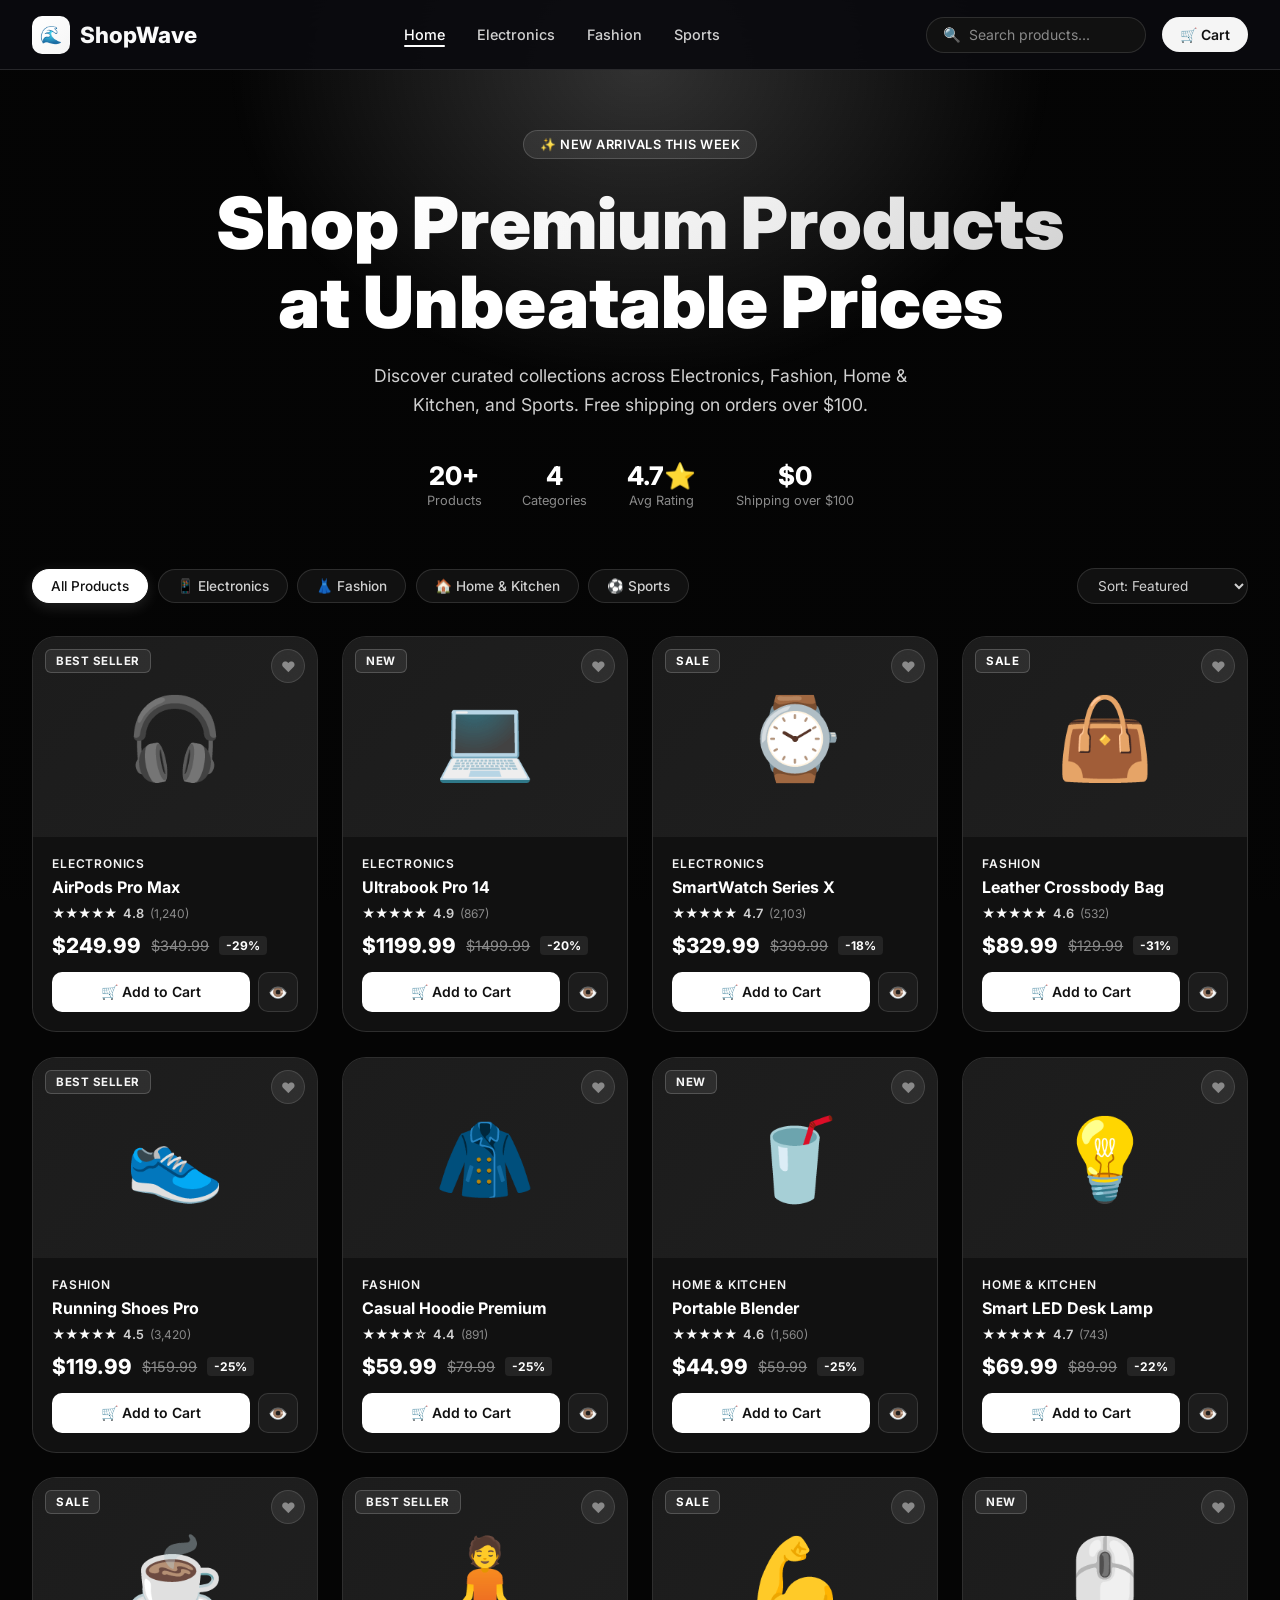
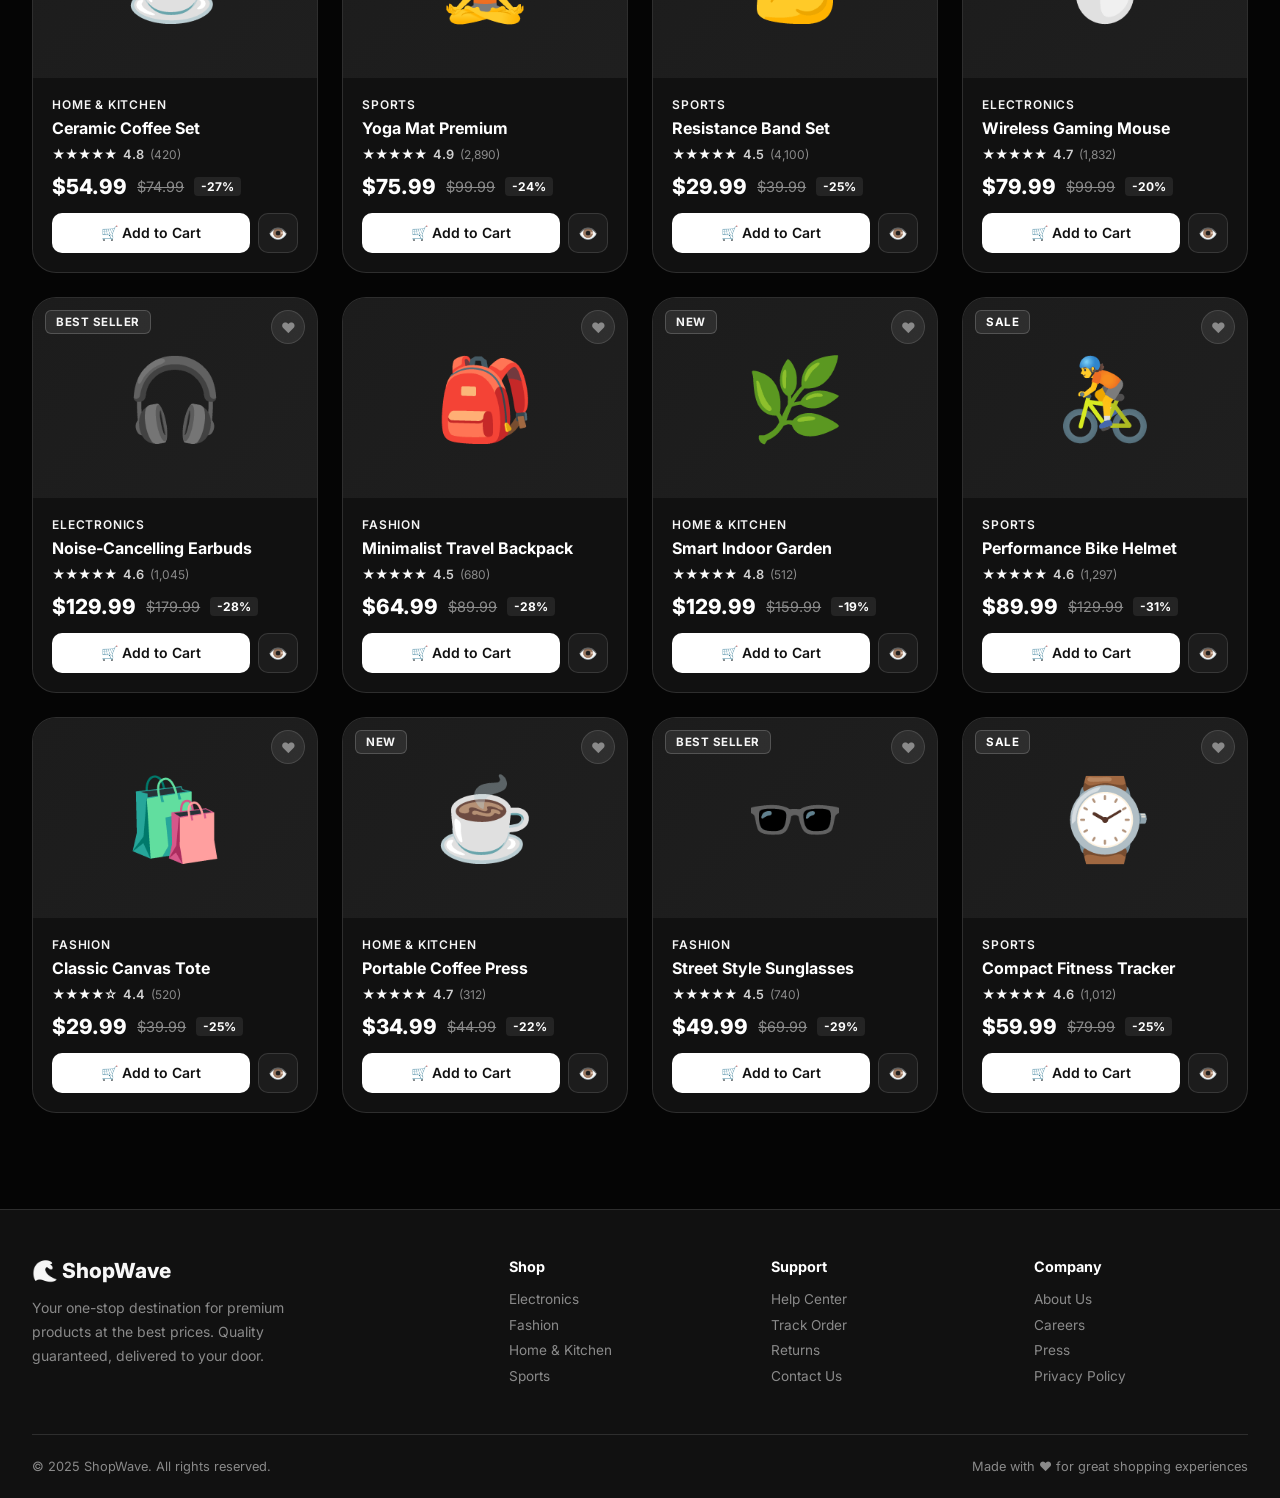
<file: index.html>
<!DOCTYPE html>
<html lang="en">
<head>
  <meta charset="UTF-8" />
  <meta name="viewport" content="width=device-width, initial-scale=1.0"/>
  <title>ShopWave – Modern E-Commerce Store</title>
  <meta name="description" content="ShopWave – Discover premium electronics, fashion, home goods, and sports gear. Shop the best deals with free shipping on orders over $100."/>
  <link rel="stylesheet" href="style.css"/>
</head>
<body>

  <!-- NAVBAR -->
  <nav class="navbar">
    <a href="index.html" class="nav-logo">
      <div class="logo-icon">🌊</div>
      <span>ShopWave</span>
    </a>
    <div class="nav-links">
      <a href="index.html" class="active">Home</a>
      <a href="index.html">Electronics</a>
      <a href="index.html">Fashion</a>
      <a href="index.html">Sports</a>
    </div>
    <div class="nav-actions">
      <div class="nav-search">
        <span class="search-icon">🔍</span>
        <input type="text" id="search-input" placeholder="Search products..." autocomplete="off"/>
      </div>
      <a href="cart.html" class="cart-btn" id="cart-nav-btn">
        🛒 Cart
        <span class="cart-badge" style="display:none">0</span>
      </a>
    </div>
  </nav>

  <!-- HERO -->
  <section class="hero">
    <div class="hero-badge">✨ New Arrivals This Week</div>
    <h1>
      Shop <span class="gradient-text">Premium Products</span><br/>at Unbeatable Prices
    </h1>
    <p>Discover curated collections across Electronics, Fashion, Home & Kitchen, and Sports. Free shipping on orders over $100.</p>
    <div class="hero-stats">
      <div class="stat"><div class="num">20+</div><div class="lbl">Products</div></div>
      <div class="stat"><div class="num">4</div><div class="lbl">Categories</div></div>
      <div class="stat"><div class="num">4.7⭐</div><div class="lbl">Avg Rating</div></div>
      <div class="stat"><div class="num">$0</div><div class="lbl">Shipping over $100</div></div>
    </div>
  </section>

  <!-- FILTERS -->
  <section class="filter-section">
    <div class="category-filters">
      <button class="filter-btn active" data-cat="All">All Products</button>
      <button class="filter-btn" data-cat="Electronics">📱 Electronics</button>
      <button class="filter-btn" data-cat="Fashion">👗 Fashion</button>
      <button class="filter-btn" data-cat="Home & Kitchen">🏠 Home & Kitchen</button>
      <button class="filter-btn" data-cat="Sports">⚽ Sports</button>
    </div>
    <select class="sort-select" id="sort-select">
      <option value="default">Sort: Featured</option>
      <option value="price-asc">Price: Low to High</option>
      <option value="price-desc">Price: High to Low</option>
      <option value="rating">Top Rated</option>
      <option value="popular">Most Popular</option>
    </select>
  </section>

  <!-- PRODUCTS GRID -->
  <section class="products-section">
    <div class="products-grid" id="products-grid">
      <!-- Products rendered by JS -->
    </div>
  </section>

  <!-- FOOTER -->
  <footer>
    <div class="footer-grid">
      <div class="footer-brand">
        <div class="brand-name">🌊 ShopWave</div>
        <p>Your one-stop destination for premium products at the best prices. Quality guaranteed, delivered to your door.</p>
      </div>
      <div class="footer-col">
        <h4>Shop</h4>
        <a href="#">Electronics</a>
        <a href="#">Fashion</a>
        <a href="#">Home & Kitchen</a>
        <a href="#">Sports</a>
      </div>
      <div class="footer-col">
        <h4>Support</h4>
        <a href="#">Help Center</a>
        <a href="#">Track Order</a>
        <a href="#">Returns</a>
        <a href="#">Contact Us</a>
      </div>
      <div class="footer-col">
        <h4>Company</h4>
        <a href="#">About Us</a>
        <a href="#">Careers</a>
        <a href="#">Press</a>
        <a href="#">Privacy Policy</a>
      </div>
    </div>
    <div class="footer-bottom">
      <span>© 2025 ShopWave. All rights reserved.</span>
      <span>Made with ❤️ for great shopping experiences</span>
    </div>
  </footer>

  <script src="products.js"></script>
  <script src="app.js"></script>
</body>
</html>
</file>
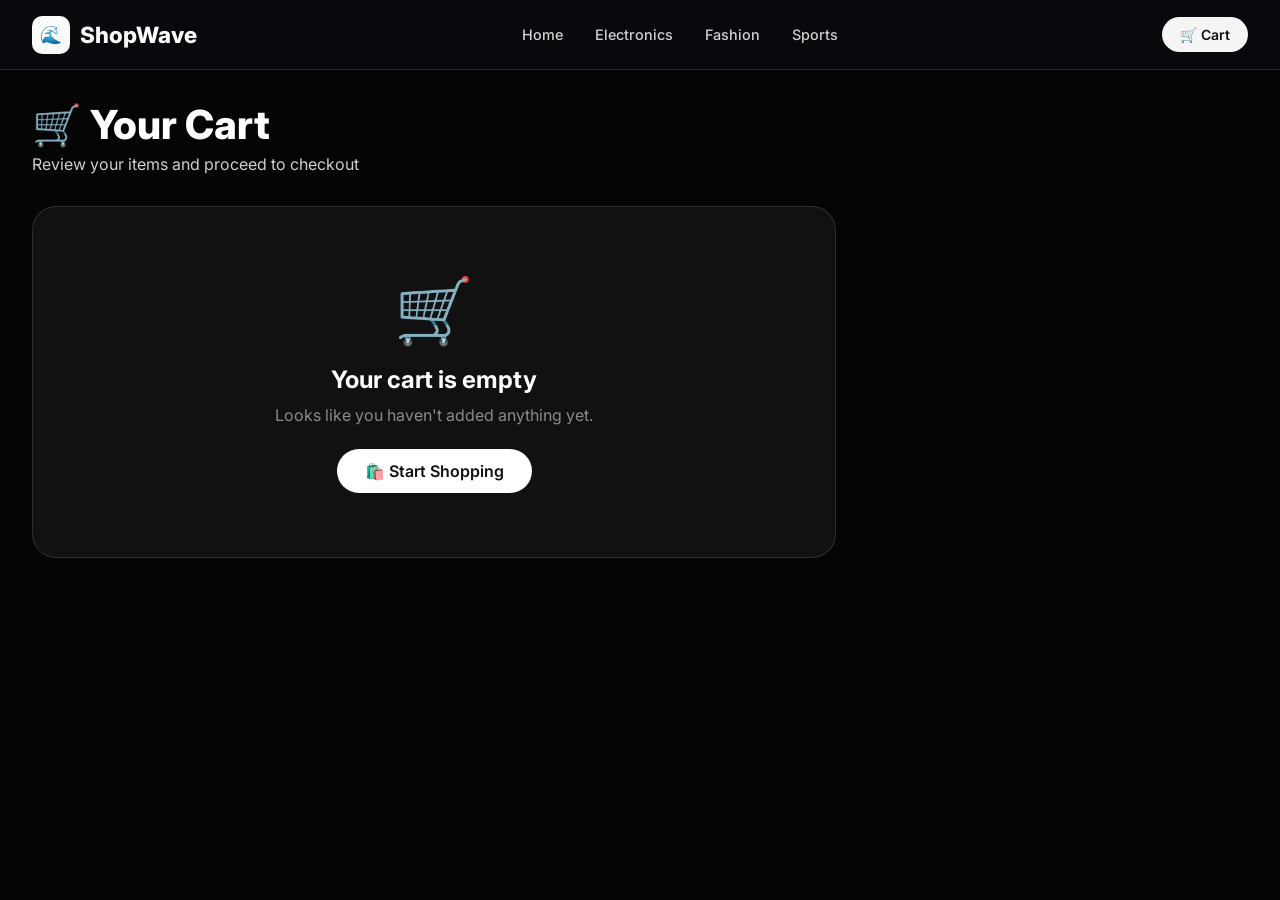
<file: cart.html>
<!DOCTYPE html>
<html lang="en">
<head>
  <meta charset="UTF-8" />
  <meta name="viewport" content="width=device-width, initial-scale=1.0"/>
  <title>Shopping Cart – ShopWave</title>
  <meta name="description" content="Review your cart and checkout securely at ShopWave."/>
  <link rel="stylesheet" href="style.css"/>
</head>
<body>

  <!-- NAVBAR -->
  <nav class="navbar">
    <a href="index.html" class="nav-logo">
      <div class="logo-icon">🌊</div>
      <span>ShopWave</span>
    </a>
    <div class="nav-links">
      <a href="index.html">Home</a>
      <a href="index.html">Electronics</a>
      <a href="index.html">Fashion</a>
      <a href="index.html">Sports</a>
    </div>
    <div class="nav-actions">
      <a href="cart.html" class="cart-btn active">
        🛒 Cart
        <span class="cart-badge" style="display:none">0</span>
      </a>
    </div>
  </nav>

  <!-- PAGE HEADER -->
  <div class="page-header">
    <h1>🛒 Your Cart</h1>
    <p>Review your items and proceed to checkout</p>
  </div>

  <!-- CART LAYOUT -->
  <div class="cart-layout">
    <!-- Cart Items -->
    <div class="cart-items-section" id="cart-items-container">
      <!-- Rendered by JS -->
    </div>

    <!-- Order Summary -->
    <div class="order-summary" id="order-summary">
      <h3>Order Summary</h3>
      <div class="summary-row">
        <span>Subtotal</span>
        <span id="summary-subtotal">$0.00</span>
      </div>
      <div class="summary-row discount-row">
        <span>You Save</span>
        <span id="summary-discount">-$0.00</span>
      </div>
      <div class="summary-row">
        <span>Shipping</span>
        <span id="summary-shipping">-</span>
      </div>
      <div class="summary-row total">
        <span>Total</span>
        <span id="summary-total">$0.00</span>
      </div>
      <div class="promo-box">
        <input type="text" class="promo-input" id="promo-input" placeholder="Promo code (try SAVE10)" />
        <button class="promo-btn" onclick="applyPromo()">Apply</button>
      </div>
      <button class="checkout-btn" onclick="checkout()">
        🔒 Secure Checkout
      </button>
      <div class="payment-icons">
        <span class="pay-icon">💳 Visa</span>
        <span class="pay-icon">💳 Mastercard</span>
        <span class="pay-icon">🍎 Pay</span>
        <span class="pay-icon">🅿️ PayPal</span>
      </div>
    </div>
  </div>

  <script src="products.js"></script>
  <script src="app.js"></script>
</body>
</html>
</file>
<file: style.css>
/* ===== GOOGLE FONTS ===== */
@import url('https://fonts.googleapis.com/css2?family=Inter:wght@300;400;500;600;700;800;900&display=swap');

/* ===== CSS VARIABLES ===== */
:root {
  --primary: #ffffff;
  --primary-dark: #d8d8d8;
  --primary-light: #f5f5f5;
  --secondary: #ffffff;
  --accent: #fbfbfb;
  --success: #bbbbbb;
  --bg-dark: #050505;
  --bg-card: #111111;
  --bg-card2: #1c1c1c;
  --bg-glass: rgba(255,255,255,0.08);
  --border: rgba(255,255,255,0.12);
  --border-hover: rgba(255,255,255,0.25);
  --text-primary: #ffffff;
  --text-secondary: #d0d0d0;
  --text-muted: #8a8a8a;
  --shadow-glow: 0 0 40px rgba(255,255,255,0.08);
  --shadow-card: 0 12px 40px rgba(0,0,0,0.7);
  --radius: 16px;
  --radius-sm: 10px;
  --radius-lg: 24px;
  --transition: all 0.25s cubic-bezier(0.4,0,0.2,1);
}

/* ===== RESET ===== */
*, *::before, *::after { box-sizing: border-box; margin: 0; padding: 0; }
html { scroll-behavior: smooth; }
body {
  font-family: 'Inter', 'Segoe UI Emoji', 'Apple Color Emoji', 'Noto Color Emoji', sans-serif;
  background: var(--bg-dark);
  color: var(--text-primary);
  min-height: 100vh;
  overflow-x: hidden;
  position: relative;
}
body::before {
  content: '';
  position: fixed;
  inset: 0;
  background: linear-gradient(180deg, rgba(5,5,5,0.92), rgba(5,5,5,0.92)),
              url('https://images.unsplash.com/photo-1523275335684-37898b6baf30?auto=format&fit=crop&w=1600&q=80') center/cover no-repeat;
  opacity: 0.16;
  pointer-events: none;
  z-index: -1;
}
a { text-decoration: none; color: inherit; }
img { max-width: 100%; }
button { cursor: pointer; border: none; background: none; font-family: inherit; }
input, select { font-family: inherit; }

/* ===== SCROLLBAR ===== */
::-webkit-scrollbar { width: 6px; }
::-webkit-scrollbar-track { background: var(--bg-dark); }
::-webkit-scrollbar-thumb { background: var(--primary); border-radius: 3px; }

/* ===== NAVBAR ===== */
.navbar {
  position: fixed; top: 0; left: 0; right: 0; z-index: 1000;
  display: flex; align-items: center; justify-content: space-between;
  padding: 0 2rem;
  height: 70px;
  background: rgba(10,10,15,0.92);
  backdrop-filter: blur(24px);
  border-bottom: 1px solid var(--border);
  animation: fadeInDown 0.8s ease both;
}
.nav-logo {
  display: flex; align-items: center; gap: 10px;
  font-size: 1.4rem; font-weight: 800;
}
.nav-logo .logo-icon {
  width: 38px; height: 38px; border-radius: 10px;
  background: linear-gradient(135deg, var(--primary), var(--primary-light));
  display: flex; align-items: center; justify-content: center;
  font-size: 1.1rem;
}
.nav-logo span { background: linear-gradient(135deg, var(--primary-light), var(--secondary)); -webkit-background-clip: text; -webkit-text-fill-color: transparent; }
.nav-links { display: flex; align-items: center; gap: 2rem; }
.nav-links a {
  color: var(--text-secondary); font-size: 0.9rem; font-weight: 500;
  transition: var(--transition); position: relative;
}
.nav-links a:hover, .nav-links a.active { color: var(--text-primary); }
.nav-links a.active::after {
  content: ''; position: absolute; bottom: -4px; left: 0; right: 0;
  height: 2px; background: var(--primary); border-radius: 2px;
}
.nav-actions { display: flex; align-items: center; gap: 1rem; }
.nav-search {
  display: flex; align-items: center; gap: 8px;
  background: var(--bg-card); border: 1px solid var(--border);
  border-radius: 50px; padding: 8px 16px;
  transition: var(--transition);
}
.nav-search:focus-within { border-color: var(--primary); box-shadow: 0 0 0 3px rgba(108,71,255,0.15); }
.nav-search input {
  background: none; border: none; outline: none;
  color: var(--text-primary); font-size: 0.875rem; width: 160px;
}
.nav-search input::placeholder { color: var(--text-muted); }
.nav-search .search-icon { color: var(--text-muted); font-size: 0.9rem; }
.cart-btn {
  position: relative;
  display: flex; align-items: center; gap: 8px;
  background: #f5f5f5; color: #111111;
  padding: 9px 18px; border-radius: 50px;
  font-size: 0.875rem; font-weight: 600;
  transition: var(--transition);
}
.cart-btn:hover { background: #ffffff; transform: translateY(-1px); box-shadow: var(--shadow-glow); }
.cart-badge {
  position: absolute; top: -6px; right: -6px;
  background: var(--secondary); color: white;
  font-size: 0.7rem; font-weight: 700;
  width: 18px; height: 18px; border-radius: 50%;
  display: flex; align-items: center; justify-content: center;
}

/* ===== HERO ===== */
.hero {
  padding: 130px 2rem 60px;
  text-align: center;
  position: relative; overflow: hidden;
  animation: fadeInUp 0.85s ease both;
}
.hero::before {
  content: '';
  position: absolute; top: -50%; left: 50%; transform: translateX(-50%);
  width: 900px; height: 700px;
  background: radial-gradient(ellipse, rgba(255,255,255,0.18) 0%, transparent 65%);
  pointer-events: none;
}
.hero-badge {
  display: inline-flex; align-items: center; gap: 6px;
  background: rgba(255,255,255,0.08); border: 1px solid rgba(255,255,255,0.16);
  color: var(--text-primary); padding: 6px 16px; border-radius: 50px;
  font-size: 0.8rem; font-weight: 600; letter-spacing: 0.5px;
  margin-bottom: 1.5rem; text-transform: uppercase;
}
.hero h1 {
  font-size: clamp(2.5rem, 6vw, 4.5rem);
  font-weight: 900; line-height: 1.1;
  margin-bottom: 1.2rem;
}
.hero h1 .gradient-text {
  background: linear-gradient(135deg, #ffffff 0%, #ededed 50%, #d3d3d3 100%);
  -webkit-background-clip: text; -webkit-text-fill-color: transparent;
}
.hero p {
  color: var(--text-secondary); font-size: 1.1rem; max-width: 540px;
  margin: 0 auto 2.5rem; line-height: 1.7;
}
.hero-stats {
  display: flex; align-items: center; justify-content: center; gap: 2.5rem;
  flex-wrap: wrap;
}
.stat { text-align: center; }
.stat .num { font-size: 1.6rem; font-weight: 800; color: var(--text-primary); }
.stat .lbl { font-size: 0.8rem; color: var(--text-muted); margin-top: 2px; }

/* ===== FILTER ROW ===== */
.filter-section {
  padding: 0 2rem 2rem;
  display: flex; align-items: center; justify-content: space-between;
  flex-wrap: wrap; gap: 1rem;
  max-width: 1400px; margin: 0 auto;
}
.category-filters { display: flex; gap: 0.6rem; flex-wrap: wrap; }
.filter-btn {
  padding: 8px 18px; border-radius: 50px;
  font-size: 0.85rem; font-weight: 500;
  background: var(--bg-card); border: 1px solid var(--border);
  color: var(--text-secondary); transition: var(--transition);
}
.filter-btn:hover { border-color: var(--border-hover); color: var(--text-primary); }
.filter-btn.active {
  background: var(--primary); border-color: var(--primary);
  color: #111111; box-shadow: 0 4px 15px rgba(255,255,255,0.12);
}
.sort-select {
  background: var(--bg-card); border: 1px solid var(--border);
  color: var(--text-secondary); padding: 8px 16px;
  border-radius: 50px; font-size: 0.85rem; outline: none;
  transition: var(--transition); cursor: pointer;
}
.sort-select:focus { border-color: var(--primary); color: var(--text-primary); }

/* ===== PRODUCT GRID ===== */
.products-section { padding: 0 2rem 4rem; max-width: 1400px; margin: 0 auto; }
.products-grid {
  display: grid;
  grid-template-columns: repeat(auto-fill, minmax(270px, 1fr));
  gap: 1.5rem;
}
.product-card {
  background: var(--bg-card);
  border: 1px solid var(--border);
  border-radius: var(--radius-lg);
  overflow: hidden;
  transition: var(--transition);
  position: relative;
  cursor: pointer;
  animation: cardRise 0.45s cubic-bezier(0.22,1,0.36,1) both;
}
.product-card::after {
  content: '';
  position: absolute;
  inset: 0;
  background: radial-gradient(circle at top left, rgba(255,255,255,0.08), transparent 30%);
  opacity: 0;
  pointer-events: none;
  transition: opacity 0.25s ease;
}
.product-card:hover {
  transform: translateY(-8px) scale(1.01);
  border-color: var(--border-hover);
  box-shadow: var(--shadow-glow), var(--shadow-card);
}
.product-card:hover::after { opacity: 1; }
@keyframes fadeInUp {
  from { opacity: 0; transform: translateY(20px); }
  to { opacity: 1; transform: translateY(0); }
}
@keyframes cardRise {
  from { opacity: 0; transform: translateY(26px) scale(0.97); }
  to { opacity: 1; transform: translateY(0) scale(1); }
}
.product-img {
  height: 200px;
  background: linear-gradient(135deg, var(--bg-card2), rgba(255,255,255,0.06));
  display: flex; align-items: center; justify-content: center;
  font-size: 5rem; position: relative;
  transition: var(--transition);
}
.product-card:hover .product-img { background: linear-gradient(135deg, var(--bg-card2), rgba(255,255,255,0.12)); }
.product-badge {
  position: absolute; top: 12px; left: 12px;
  padding: 4px 10px; border-radius: 6px;
  font-size: 0.72rem; font-weight: 700; text-transform: uppercase; letter-spacing: 0.5px;
}
.badge-sale { background: rgba(255,255,255,0.08); color: #ffffff; border: 1px solid rgba(255,255,255,0.18); }
.badge-new { background: rgba(255,255,255,0.08); color: #f5f5f5; border: 1px solid rgba(255,255,255,0.18); }
.badge-best { background: rgba(255,255,255,0.08); color: #f5f5f5; border: 1px solid rgba(255,255,255,0.18); }
.wishlist-btn {
  position: absolute; top: 12px; right: 12px;
  width: 34px; height: 34px; border-radius: 50%;
  background: var(--bg-glass); backdrop-filter: blur(10px);
  border: 1px solid var(--border); color: var(--text-muted);
  display: flex; align-items: center; justify-content: center;
  font-size: 0.9rem; transition: var(--transition);
}
.wishlist-btn:hover, .wishlist-btn.active { color: var(--secondary); border-color: var(--secondary); background: rgba(255,107,107,0.1); }
.product-info { padding: 1.2rem; }
.product-category {
  font-size: 0.75rem; font-weight: 600; text-transform: uppercase;
  color: var(--primary-light); letter-spacing: 0.8px; margin-bottom: 6px;
}
.product-name {
  font-size: 1rem; font-weight: 700; margin-bottom: 8px;
  line-height: 1.3; color: var(--text-primary);
}
.product-rating {
  display: flex; align-items: center; gap: 6px; margin-bottom: 12px;
}
.stars { color: var(--accent); font-size: 0.8rem; }
.rating-num { font-size: 0.8rem; font-weight: 600; color: var(--text-secondary); }
.rating-count { font-size: 0.75rem; color: var(--text-muted); }
.product-price {
  display: flex; align-items: center; gap: 10px; margin-bottom: 14px;
}
.price-current { font-size: 1.3rem; font-weight: 800; color: var(--text-primary); }
.price-original { font-size: 0.9rem; color: var(--text-muted); text-decoration: line-through; }
.price-discount {
  font-size: 0.75rem; font-weight: 700;
  background: rgba(255,255,255,0.08); color: #ffffff;
  padding: 2px 7px; border-radius: 4px;
}
.product-actions { display: flex; gap: 8px; }
.btn-add-cart {
  flex: 1; padding: 10px; border-radius: var(--radius-sm);
  background: #ffffff; color: #111111; font-size: 0.875rem; font-weight: 600;
  transition: var(--transition);
}
.btn-add-cart:hover { transform: translateY(-1px); box-shadow: 0 6px 20px rgba(255,255,255,0.15); }
.btn-add-cart.added { background: #e6e6e6; }
.btn-add-cart.added, .btn-add-cart:hover { color: #111111; }
.btn-view {
  width: 40px; height: 40px; border-radius: var(--radius-sm);
  background: var(--bg-card2); border: 1px solid var(--border);
  color: var(--text-secondary); font-size: 1rem;
  display: flex; align-items: center; justify-content: center;
  transition: var(--transition);
}
.btn-view:hover { border-color: var(--primary); color: var(--primary); }

/* ===== TOAST ===== */
.toast-container {
  position: fixed; bottom: 2rem; right: 2rem; z-index: 9999;
  display: flex; flex-direction: column; gap: 0.8rem;
}
.toast {
  background: var(--bg-card2); border: 1px solid var(--border);
  border-left: 3px solid var(--success);
  border-radius: var(--radius-sm); padding: 14px 18px;
  display: flex; align-items: center; gap: 10px;
  font-size: 0.875rem; font-weight: 500;
  box-shadow: var(--shadow-card);
  animation: slideInRight 0.3s ease, fadeOut 0.3s ease 2.5s forwards;
  min-width: 260px;
}
.toast.error { border-left-color: var(--secondary); }
@keyframes slideInRight { from { transform: translateX(100%); opacity: 0; } to { transform: translateX(0); opacity: 1; } }
@keyframes fadeOut { to { opacity: 0; transform: translateX(20px); } }
@keyframes driftBackground { 0%, 100% { transform: translate(0, 0); } 50% { transform: translate(-18px, 18px); } }

/* ===== NO RESULTS ===== */
.no-results {
  text-align: center; padding: 4rem 2rem;
  grid-column: 1/-1;
}
.no-results .icon { font-size: 3rem; margin-bottom: 1rem; }
.no-results h3 { font-size: 1.3rem; margin-bottom: 0.5rem; }
.no-results p { color: var(--text-muted); }

/* ===== FOOTER ===== */
footer {
  background: var(--bg-card); border-top: 1px solid var(--border);
  padding: 3rem 2rem 1.5rem;
  margin-top: 2rem;
  animation: fadeInUp 0.85s ease both;
}
.footer-grid {
  max-width: 1400px; margin: 0 auto;
  display: grid; grid-template-columns: 2fr 1fr 1fr 1fr; gap: 3rem;
  margin-bottom: 2.5rem;
}
.footer-brand .brand-name {
  font-size: 1.3rem; font-weight: 800;
  background: linear-gradient(135deg, var(--primary-light), var(--secondary));
  -webkit-background-clip: text; -webkit-text-fill-color: transparent;
  margin-bottom: 0.8rem;
}
.footer-brand p { color: var(--text-muted); font-size: 0.875rem; line-height: 1.7; max-width: 280px; }
.footer-col h4 { font-size: 0.9rem; font-weight: 700; margin-bottom: 1rem; }
.footer-col a { display: block; color: var(--text-muted); font-size: 0.85rem; margin-bottom: 0.6rem; transition: var(--transition); }
.footer-col a:hover { color: var(--primary-light); }
.footer-bottom {
  max-width: 1400px; margin: 0 auto;
  border-top: 1px solid var(--border); padding-top: 1.5rem;
  display: flex; align-items: center; justify-content: space-between;
  color: var(--text-muted); font-size: 0.8rem;
}

/* ===== CART PAGE ===== */
.page-header {
  padding: 100px 2rem 2rem;
  max-width: 1400px; margin: 0 auto;
}
.page-header h1 { font-size: 2.5rem; font-weight: 800; margin-bottom: 0.3rem; }
.page-header p { color: var(--text-secondary); }
.cart-layout {
  display: grid; grid-template-columns: 1fr 380px; gap: 2rem;
  max-width: 1400px; margin: 0 auto; padding: 0 2rem 4rem;
  align-items: start;
}
.cart-items-section { display: flex; flex-direction: column; gap: 1rem; }
.cart-item {
  background: var(--bg-card); border: 1px solid var(--border);
  border-radius: var(--radius); padding: 1.2rem;
  display: flex; align-items: center; gap: 1.2rem;
  transition: var(--transition);
  animation: fadeInUp 0.3s ease both;
}
.cart-item:hover { border-color: var(--border-hover); }
.cart-item-emoji {
  width: 80px; height: 80px; border-radius: var(--radius-sm);
  background: var(--bg-card2); display: flex;
  align-items: center; justify-content: center; font-size: 2.5rem;
  flex-shrink: 0;
}
.cart-item-info { flex: 1; }
.cart-item-name { font-weight: 700; margin-bottom: 4px; }
.cart-item-cat { font-size: 0.8rem; color: var(--primary-light); margin-bottom: 8px; }
.cart-item-price { font-size: 1.1rem; font-weight: 800; }
.cart-item-controls { display: flex; align-items: center; gap: 0.8rem; }
.qty-control {
  display: flex; align-items: center; gap: 0.5rem;
  background: var(--bg-card2); border: 1px solid var(--border); border-radius: 50px;
  padding: 4px;
}
.qty-btn {
  width: 28px; height: 28px; border-radius: 50%;
  background: var(--bg-glass); color: var(--text-secondary);
  display: flex; align-items: center; justify-content: center;
  font-size: 1rem; transition: var(--transition); font-weight: 700;
}
.qty-btn:hover { background: var(--primary); color: white; }
.qty-num { font-size: 0.9rem; font-weight: 700; min-width: 20px; text-align: center; }
.remove-btn {
  color: var(--text-muted); font-size: 1.1rem;
  transition: var(--transition); padding: 4px;
}
.remove-btn:hover { color: var(--secondary); }
.empty-cart {
  text-align: center; padding: 4rem 2rem;
  background: var(--bg-card); border: 1px solid var(--border); border-radius: var(--radius-lg);
}
.empty-cart .icon { font-size: 4rem; margin-bottom: 1rem; }
.empty-cart h3 { font-size: 1.5rem; margin-bottom: 0.7rem; }
.empty-cart p { color: var(--text-muted); margin-bottom: 1.5rem; }
.btn-primary {
  display: inline-flex; align-items: center; gap: 8px;
  background: #ffffff; color: #111111; padding: 12px 28px; border-radius: 50px;
  font-weight: 600; transition: var(--transition);
}
.btn-primary:hover { transform: translateY(-2px); box-shadow: 0 8px 24px rgba(255,255,255,0.15); }
/* Order Summary */
.order-summary {
  background: var(--bg-card); border: 1px solid var(--border); border-radius: var(--radius-lg);
  padding: 1.5rem; position: sticky; top: 90px;
}
.order-summary h3 { font-size: 1.1rem; font-weight: 700; margin-bottom: 1.2rem; padding-bottom: 1rem; border-bottom: 1px solid var(--border); }
.summary-row { display: flex; justify-content: space-between; margin-bottom: 0.8rem; font-size: 0.9rem; color: var(--text-secondary); }
.summary-row.total { font-size: 1.1rem; font-weight: 800; color: var(--text-primary); border-top: 1px solid var(--border); padding-top: 0.8rem; margin-top: 0.8rem; }
.discount-row { color: var(--success); }
.promo-box { display: flex; gap: 0.5rem; margin: 1.2rem 0; }
.promo-input {
  flex: 1; background: var(--bg-card2); border: 1px solid var(--border);
  border-radius: var(--radius-sm); padding: 9px 12px;
  color: var(--text-primary); outline: none; font-size: 0.875rem;
  transition: var(--transition);
}
.promo-input:focus { border-color: var(--primary); }
.promo-btn {
  background: var(--bg-card2); border: 1px solid var(--border); border-radius: var(--radius-sm);
  color: var(--text-secondary); padding: 9px 14px; font-size: 0.875rem; font-weight: 600;
  transition: var(--transition);
}
.promo-btn:hover { border-color: var(--primary); color: var(--primary); }
.checkout-btn {
  width: 100%; padding: 14px;
  background: #ffffff;
  color: #111111; border-radius: var(--radius-sm); font-size: 1rem; font-weight: 700;
  transition: var(--transition); margin-top: 1rem;
}
.checkout-btn:hover { transform: translateY(-2px); box-shadow: 0 8px 24px rgba(255,255,255,0.15); }
.payment-icons { display: flex; gap: 0.5rem; justify-content: center; margin-top: 1rem; flex-wrap: wrap; }
.pay-icon {
  background: var(--bg-card2); border: 1px solid var(--border);
  border-radius: 6px; padding: 4px 10px; font-size: 0.8rem; color: var(--text-muted);
}

/* ===== PRODUCT DETAIL ===== */
.detail-layout {
  display: grid; grid-template-columns: 1fr 1fr; gap: 3rem;
  max-width: 1200px; margin: 0 auto; padding: 100px 2rem 4rem;
  align-items: start;
}
.detail-img-section {
  position: sticky; top: 90px;
}
.detail-img-main {
  height: 420px; border-radius: var(--radius-lg);
  background: linear-gradient(135deg, var(--bg-card), rgba(108,71,255,0.15));
  display: flex; align-items: center; justify-content: center; font-size: 9rem;
  border: 1px solid var(--border);
  margin-bottom: 1rem;
}
.detail-badges { display: flex; gap: 0.5rem; margin-bottom: 1rem; flex-wrap: wrap; }
.detail-name { font-size: 2rem; font-weight: 800; margin-bottom: 0.5rem; line-height: 1.2; }
.detail-rating { display: flex; align-items: center; gap: 10px; margin-bottom: 1.5rem; }
.detail-price { margin-bottom: 1.5rem; }
.detail-price .price-current { font-size: 2rem; font-weight: 800; }
.detail-price .price-original { font-size: 1.1rem; color: var(--text-muted); text-decoration: line-through; margin-left: 10px; }
.detail-price .price-discount { font-size: 0.85rem; margin-left: 10px; }
.detail-desc { color: var(--text-secondary); line-height: 1.8; margin-bottom: 1.5rem; font-size: 0.95rem; }
.features-list { display: flex; flex-direction: column; gap: 0.5rem; margin-bottom: 1.5rem; }
.feature-item {
  display: flex; align-items: center; gap: 10px;
  font-size: 0.875rem; color: var(--text-secondary);
}
.feature-check { color: var(--success); font-size: 0.9rem; }
.color-section { margin-bottom: 1.5rem; }
.color-section h4 { font-size: 0.875rem; font-weight: 600; margin-bottom: 0.7rem; color: var(--text-secondary); text-transform: uppercase; letter-spacing: 0.5px; }
.color-options { display: flex; gap: 0.6rem; flex-wrap: wrap; }
.color-opt {
  padding: 6px 14px; border-radius: 50px;
  background: var(--bg-card2); border: 1px solid var(--border);
  font-size: 0.8rem; color: var(--text-secondary); transition: var(--transition);
}
.color-opt:hover, .color-opt.active { border-color: var(--primary); color: var(--primary-light); background: rgba(108,71,255,0.1); }
.stock-info { font-size: 0.875rem; color: var(--success); margin-bottom: 1.2rem; }
.detail-actions { display: flex; gap: 0.8rem; }
.btn-add-cart-lg {
  flex: 1; padding: 14px;
  background: linear-gradient(135deg, var(--primary), var(--primary-dark));
  color: white; border-radius: var(--radius-sm); font-size: 1rem; font-weight: 700;
  transition: var(--transition);
}
.btn-add-cart-lg:hover { transform: translateY(-2px); box-shadow: 0 8px 24px rgba(108,71,255,0.4); }
.btn-add-cart-lg.added { background: linear-gradient(135deg, var(--success), #04a87b); }
.btn-wishlist-lg {
  width: 52px; height: 52px; border-radius: var(--radius-sm);
  background: var(--bg-card2); border: 1px solid var(--border);
  color: var(--text-secondary); font-size: 1.3rem;
  display: flex; align-items: center; justify-content: center;
  transition: var(--transition);
}
.btn-wishlist-lg:hover, .btn-wishlist-lg.active { border-color: var(--secondary); color: var(--secondary); background: rgba(255,107,107,0.1); }
.back-btn {
  display: inline-flex; align-items: center; gap: 6px;
  color: var(--text-secondary); font-size: 0.875rem; margin-bottom: 1.5rem;
  transition: var(--transition);
}
.back-btn:hover { color: var(--primary-light); }

/* ===== RESPONSIVE ===== */
@media (max-width: 1024px) {
  .footer-grid { grid-template-columns: 1fr 1fr; gap: 2rem; }
  .cart-layout { grid-template-columns: 1fr; }
  .order-summary { position: static; }
  .detail-layout { grid-template-columns: 1fr; }
  .detail-img-section { position: static; }
}
@media (max-width: 768px) {
  .nav-links { display: none; }
  .nav-search input { width: 100px; }
  .hero h1 { font-size: 2rem; }
  .footer-grid { grid-template-columns: 1fr 1fr; }
}
@media (max-width: 480px) {
  .navbar { padding: 0 1rem; }
  .hero { padding: 100px 1rem 40px; }
  .filter-section, .products-section { padding-left: 1rem; padding-right: 1rem; }
  .footer-grid { grid-template-columns: 1fr; }
  .cart-layout { padding-left: 1rem; padding-right: 1rem; }
}
</file>
